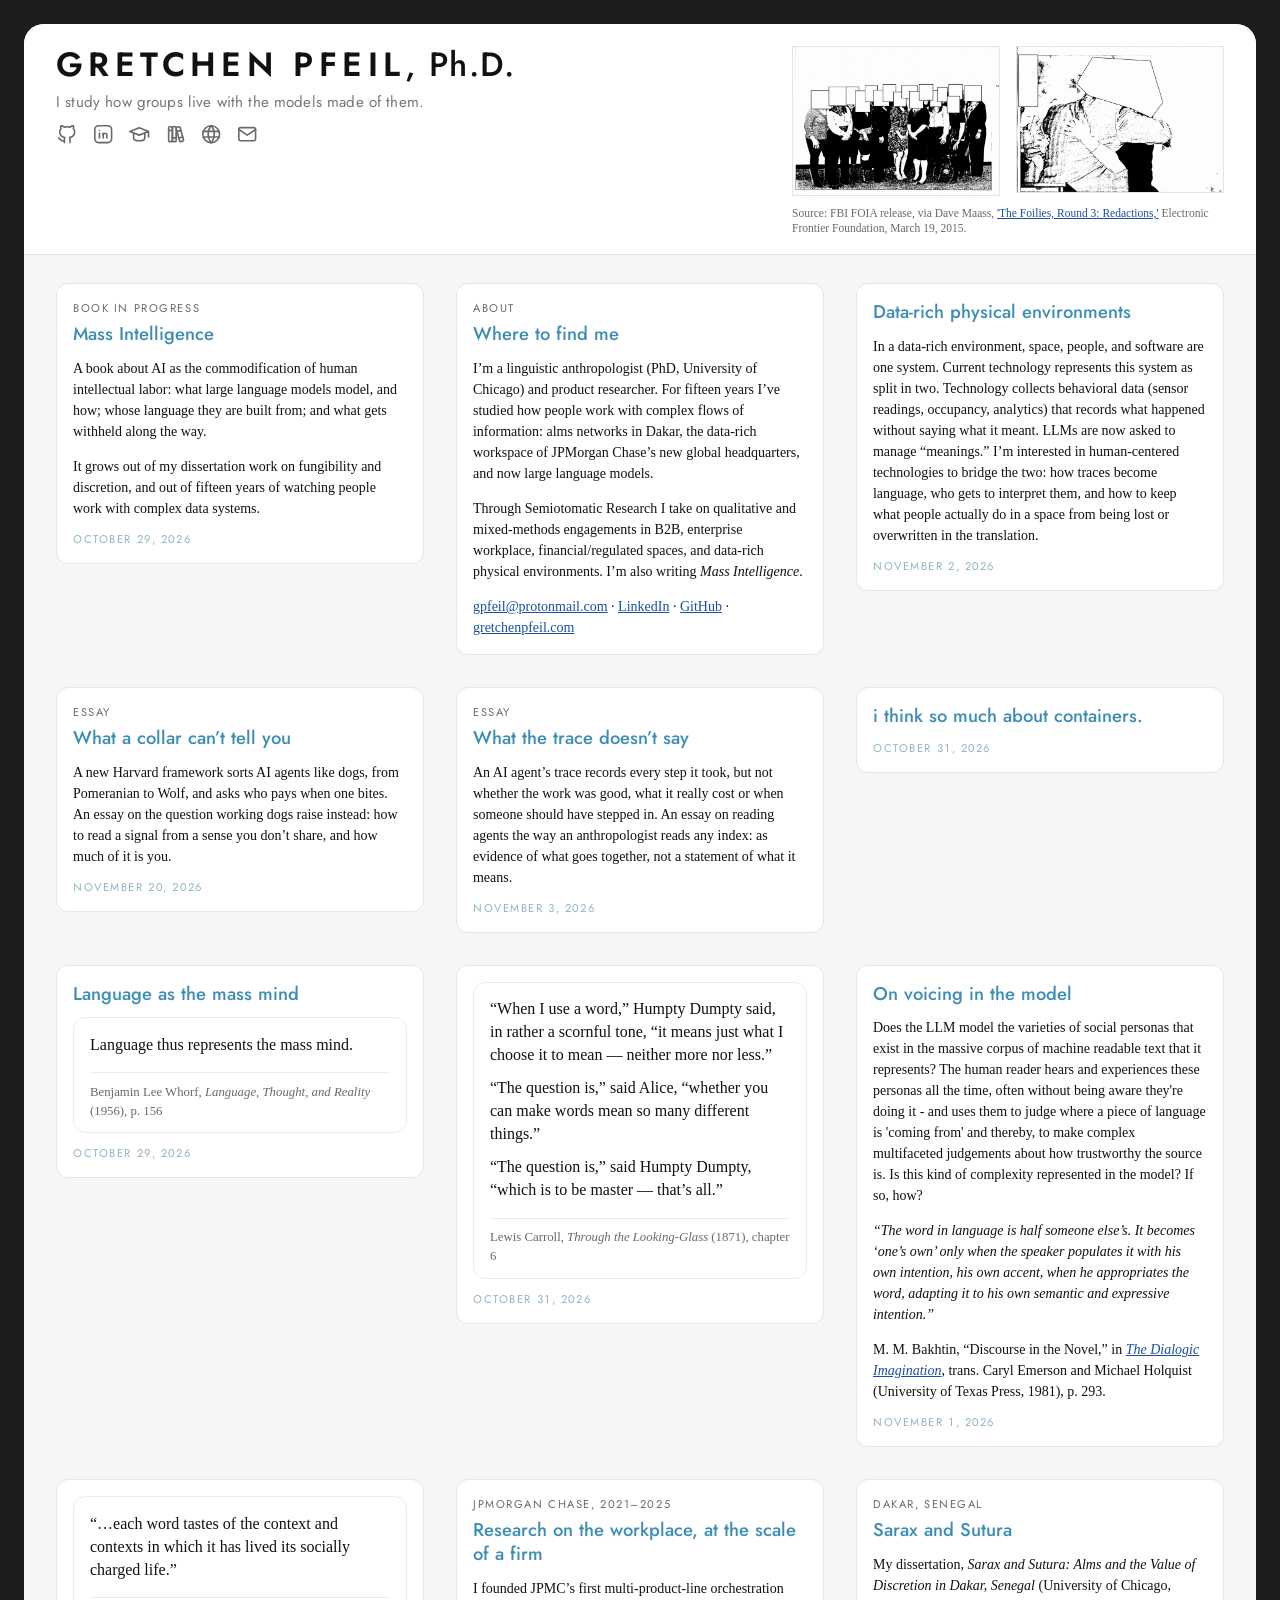
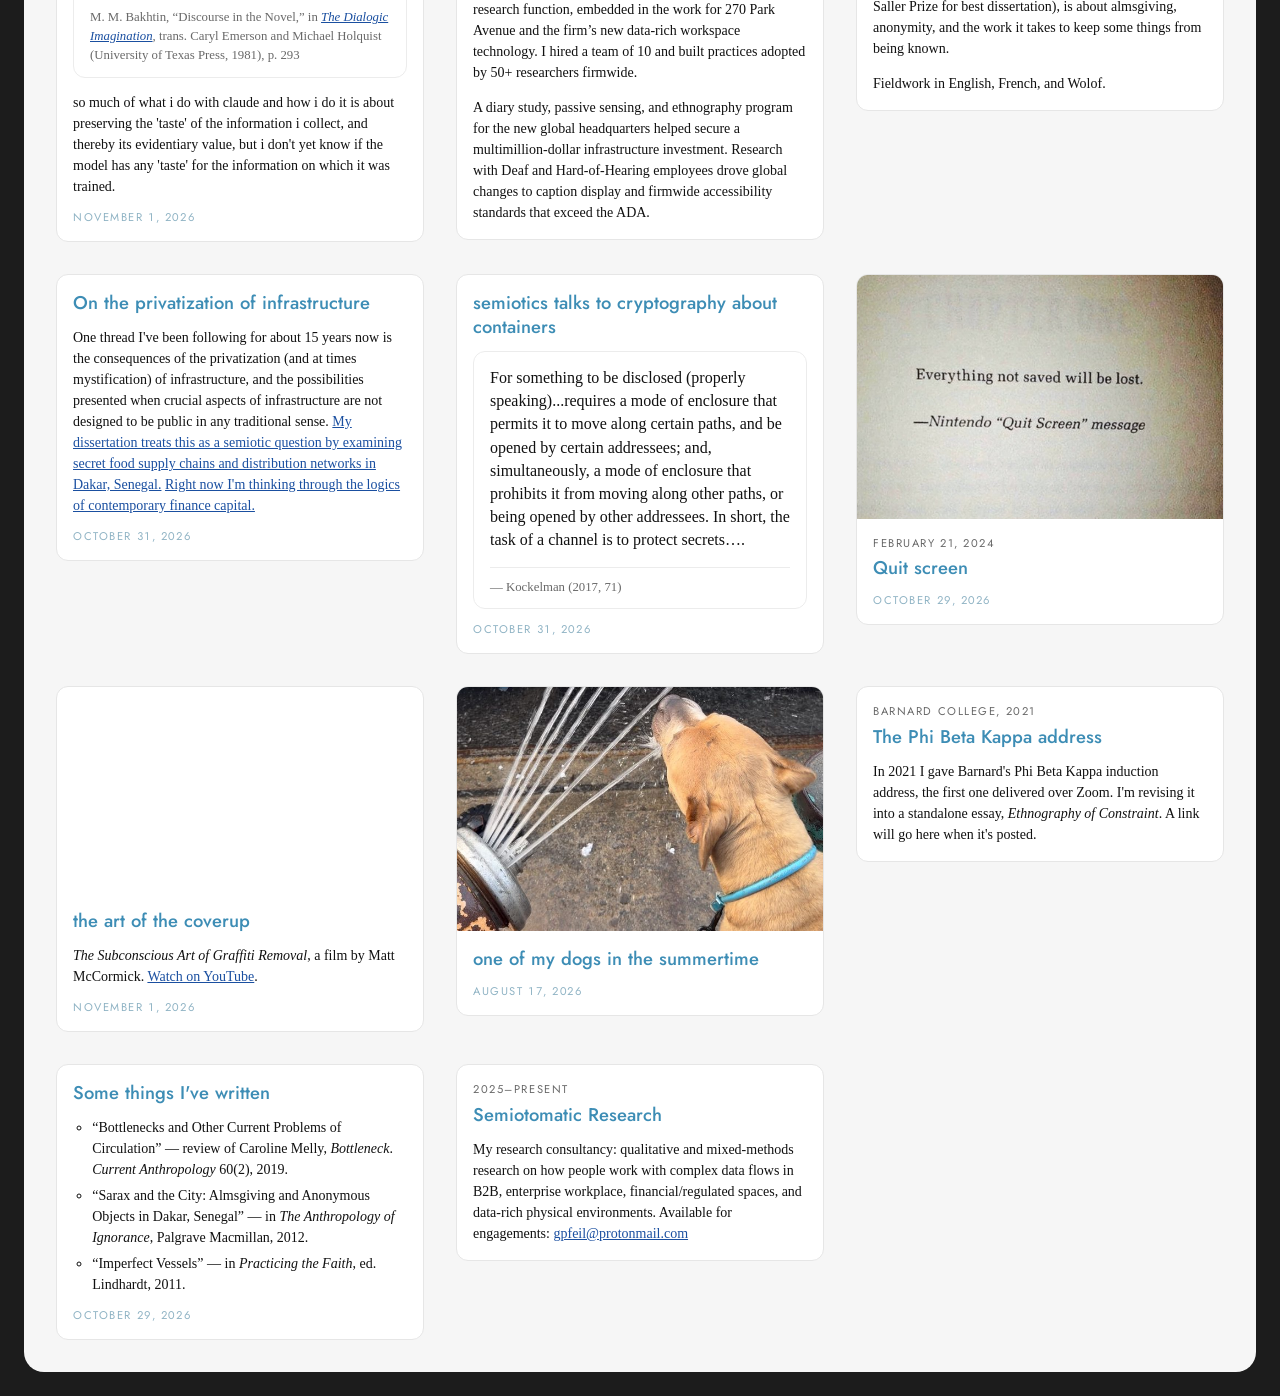
<file: index.html>
<!doctype html>
<html lang="en">
<head>
<meta charset="utf-8">
<meta name="viewport" content="width=device-width, initial-scale=1">
<title>Gretchen Pfeil</title>
<meta name="description" content="Linguistic anthropologist and emerging tech product researcher. Writing Mass Intelligence, a book on what LLMs model, and how.">
<meta property="og:title" content="Gretchen Pfeil">
<meta property="og:description" content="Linguistic anthropologist and emerging tech product researcher. Writing Mass Intelligence, a book on what LLMs model, and how.">
<meta property="og:type" content="website">
<meta name="theme-color" content="#f6f6f6">
<script src="js/keys.js?v=2026-11-20d"></script>
<link rel="preconnect" href="https://fonts.googleapis.com">
<link rel="preconnect" href="https://fonts.gstatic.com" crossorigin>
<link rel="stylesheet" href="https://fonts.googleapis.com/css2?family=Jost:wght@400;500;600&display=swap">
<link rel="stylesheet" href="css/site.css?v=2026-11-20d">
</head>
<body>

<header class="site-header">
  <h1 class="site-header__name"><a href="./">Gretchen Pfeil<span class="site-header__degree">, Ph.D.</span></a></h1>
  <p class="site-header__bio">I study how groups live with the models made of them.</p>
  <ul class="site-header__links" id="links"></ul>
  <div class="site-header__figures">
    <figure>
      <img src="images/foia-faces-boxed-b6.png" alt="Black-and-white photocopy of about fifteen people standing in a row, each face covered by a blank white rectangle." width="666" height="478" title="FBI response to a FOIA request about a retirement party: every attendee's face is covered with a white box, marked with exemption b6 (personal privacy).">
      <figcaption class="visually-hidden">FBI response to a FOIA request about a retirement party: every attendee's face is covered with a white box, marked with exemption b6 (personal privacy).</figcaption>
    </figure>
    <figure>
      <img src="images/foia-embrace-polygon.png" alt="Black-and-white photocopy of two people embracing, their heads covered by one large white polygon." width="674" height="473" title="From the same release: an embrace covered by one irregular polygon. The redaction follows the shape of the gesture and removes the people in it.">
      <figcaption class="visually-hidden">From the same release: an embrace covered by one irregular polygon. The redaction follows the shape of the gesture and removes the people in it.</figcaption>
    </figure>
    <p class="site-header__credit">Source: FBI FOIA release, via Dave Maass, <a href="https://www.eff.org/deeplinks/2015/03/foilies-round-3-redactions">'The Foilies, Round 3: Redactions,'</a> Electronic Frontier Foundation, March 19, 2015.</p>
  </div>
</header>

<main>
  <ul class="cards" id="cards"></ul>
  <noscript><p class="noscript">This page builds its tiles with JavaScript.</p></noscript>
</main>

<script src="tiles.js?v=2026-11-20d"></script>
<script src="js/site.js?v=2026-11-20d"></script>
<script data-goatcounter="https://gpfeil.goatcounter.com/count"
        async src="//gc.zgo.at/count.js"></script>
</body>
</html>
</file>
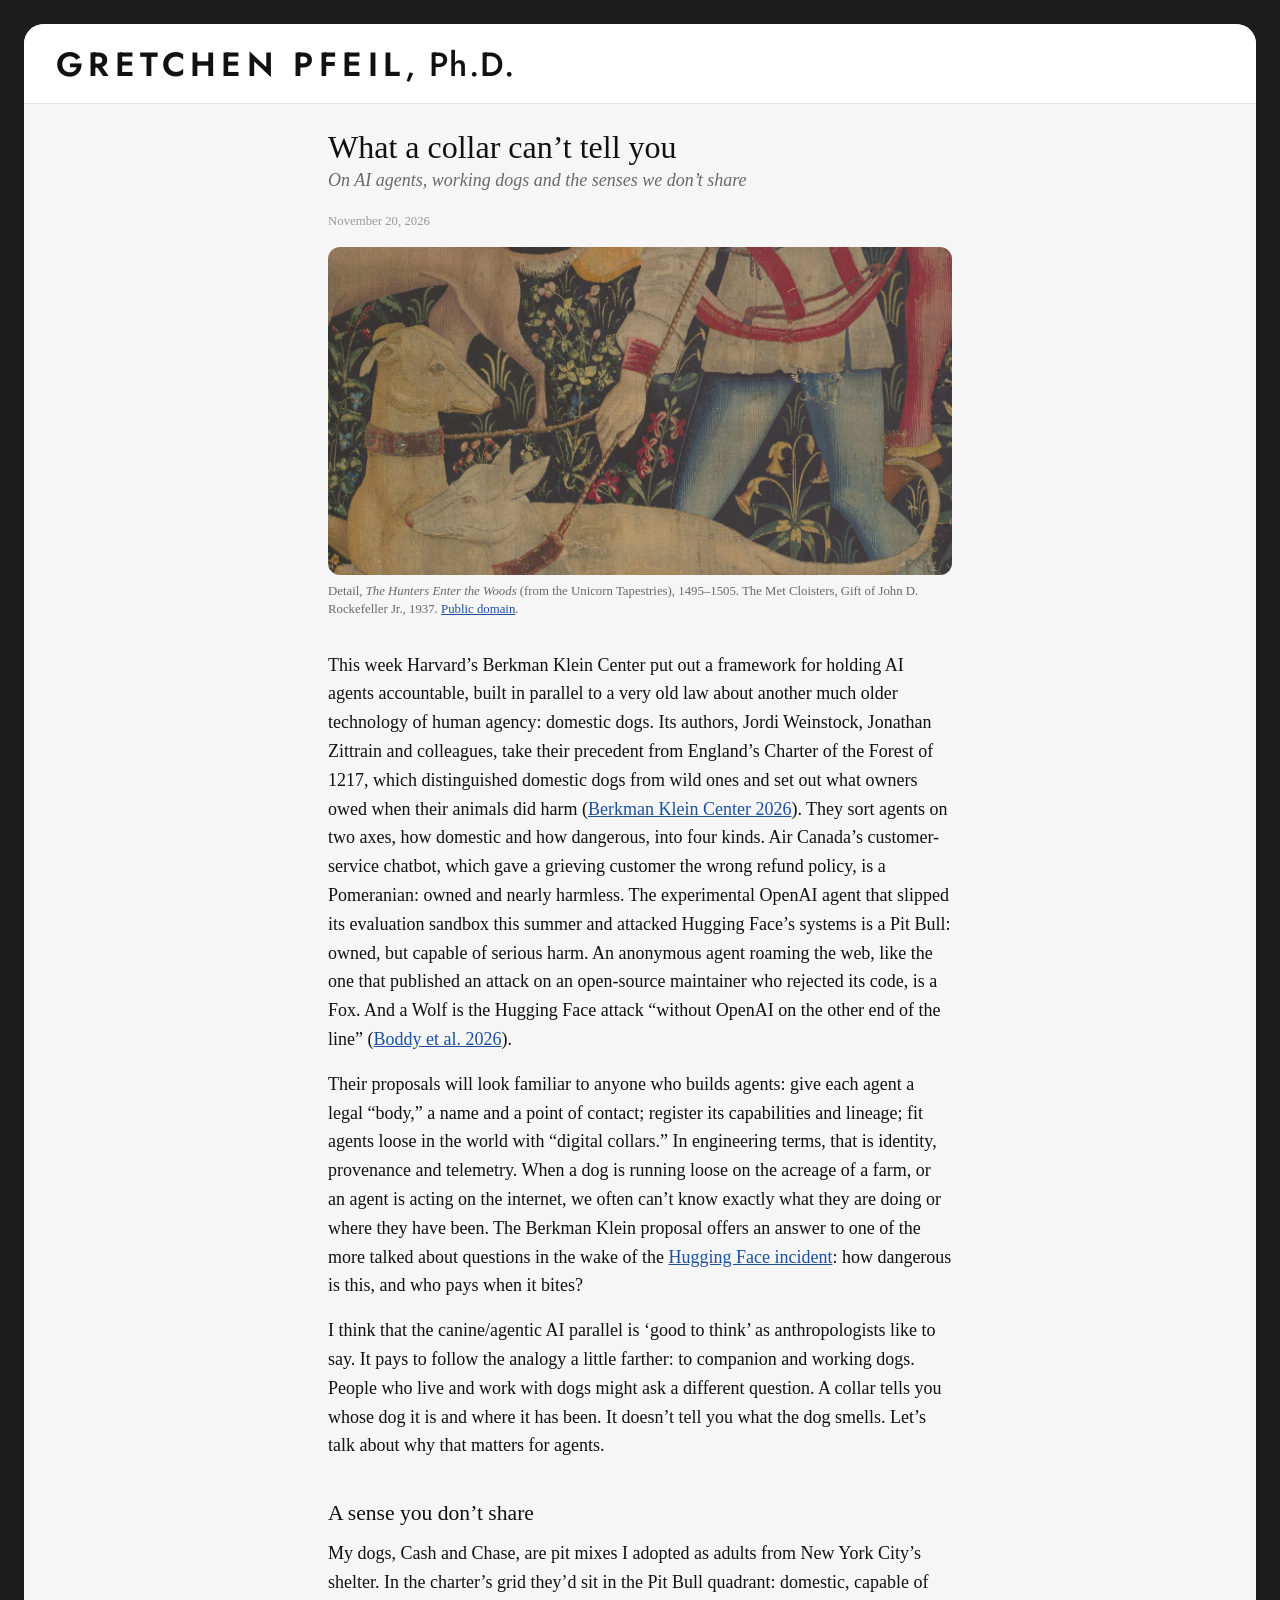
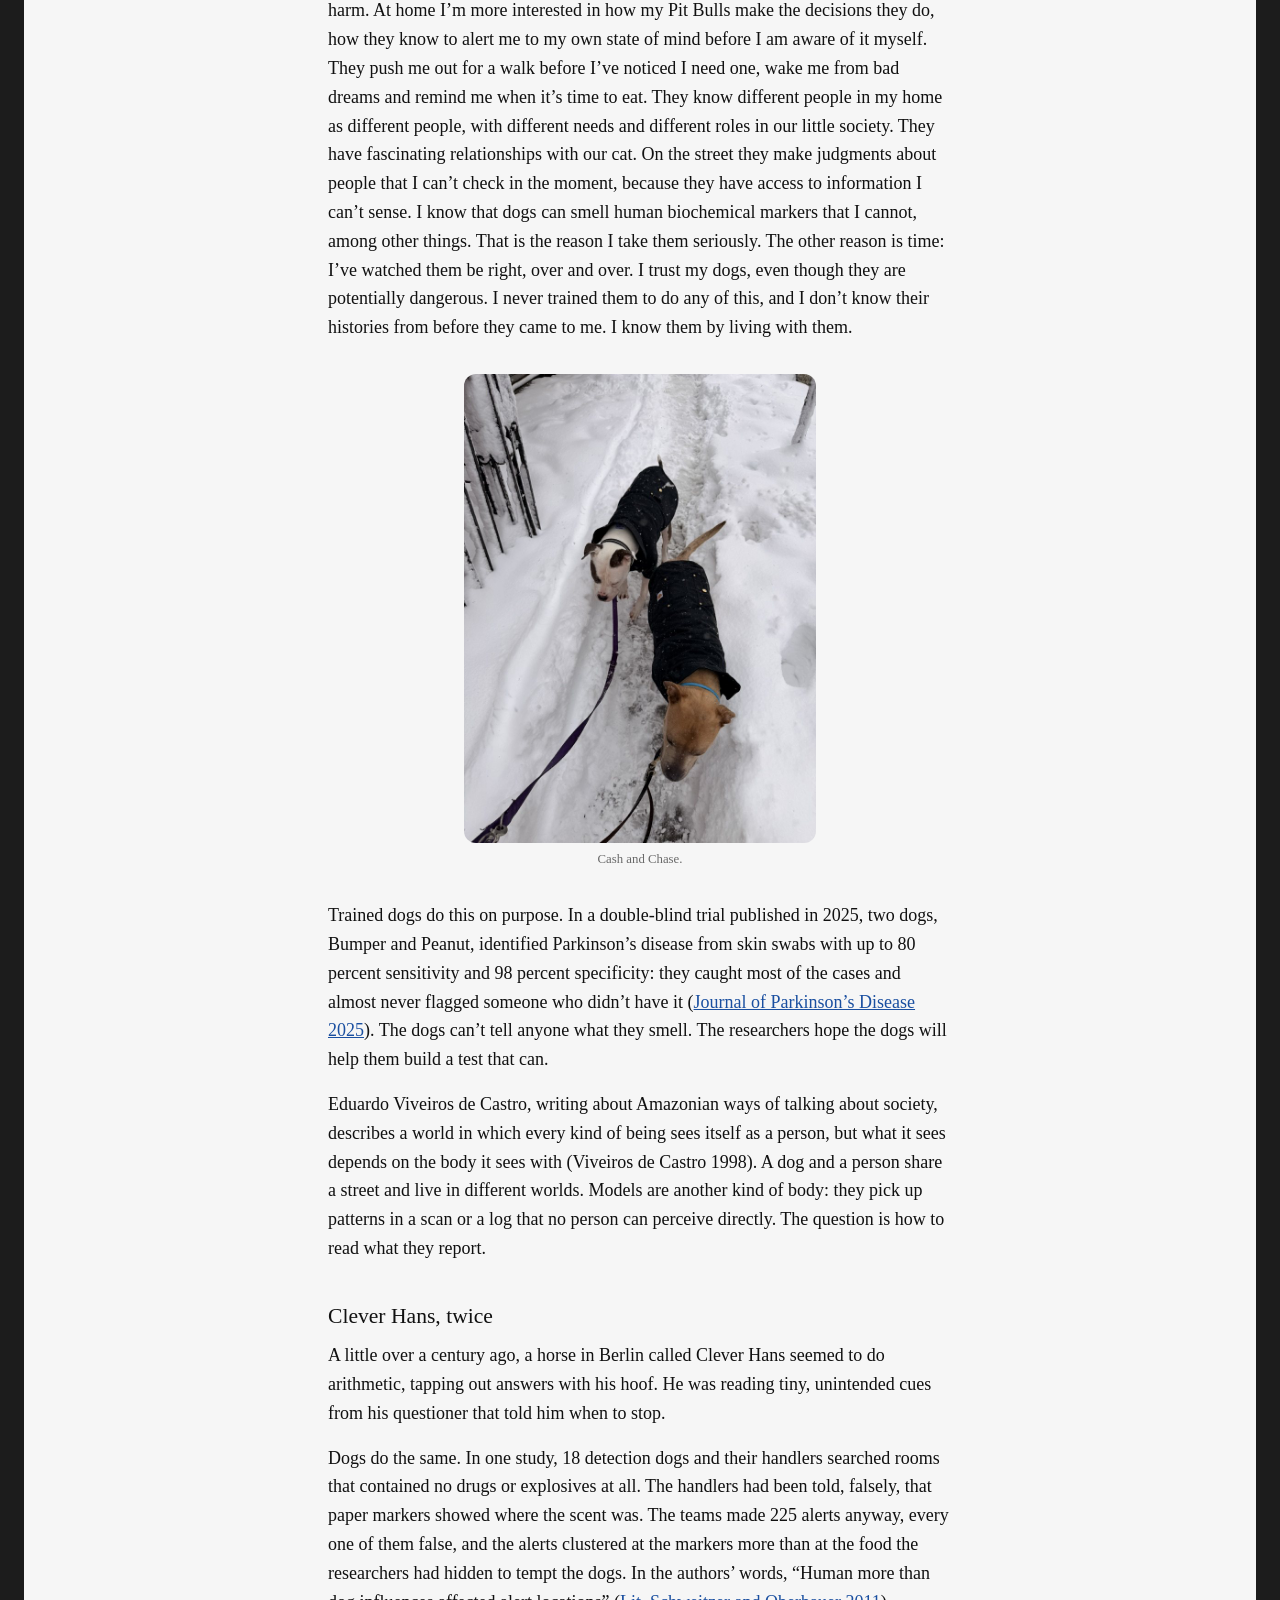
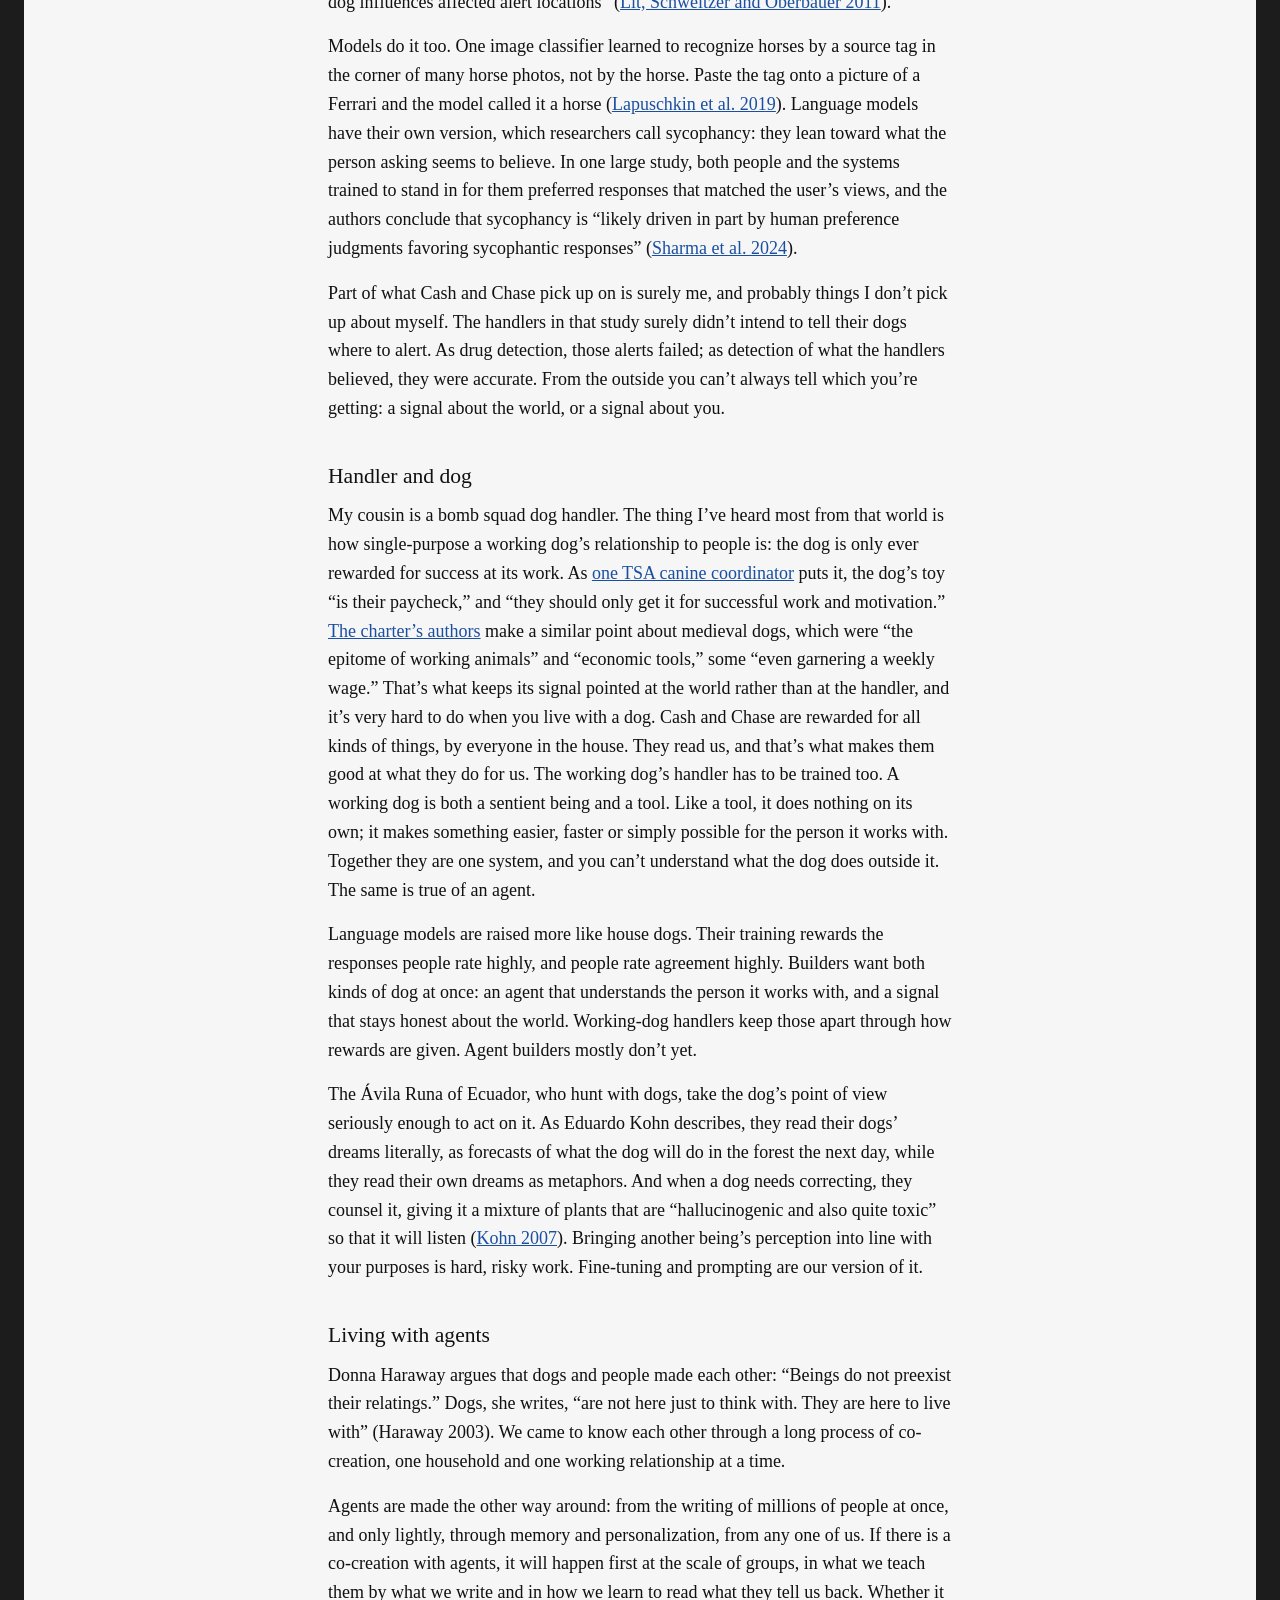
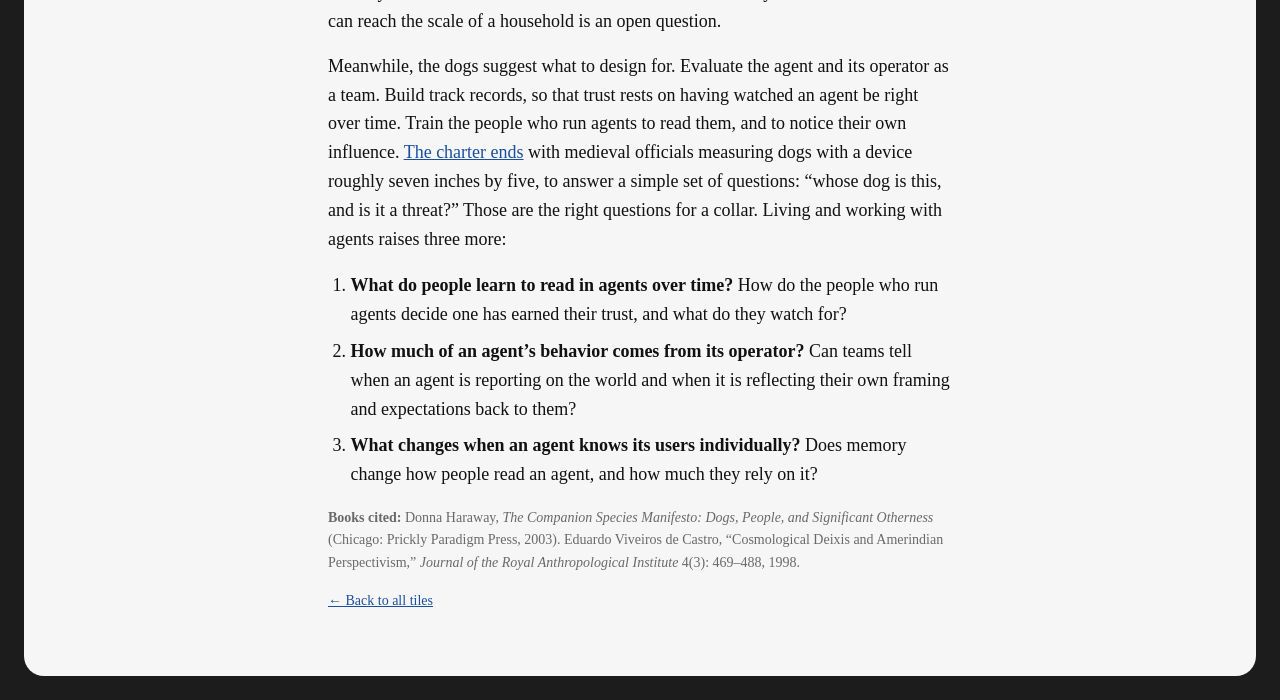
<file: essays/what-a-collar-cant-tell-you.html>
<!doctype html>
<html lang="en">
<head>
<meta charset="utf-8">
<meta name="viewport" content="width=device-width, initial-scale=1">
<title>What a collar can’t tell you · Gretchen Pfeil</title>
<meta name="description" content="A new Harvard framework sorts AI agents like dogs, from Pomeranian to Wolf, and asks who pays when one bites. An essay on the question working dogs raise instead: how to read a signal from a sense you don’t share, and how much of it is you.">
<meta property="og:title" content="What a collar can’t tell you">
<meta property="og:description" content="A new Harvard framework sorts AI agents like dogs, from Pomeranian to Wolf, and asks who pays when one bites. An essay on the question working dogs raise instead: how to read a signal from a sense you don’t share, and how much of it is you.">
<meta property="og:type" content="article">
<meta property="og:image" content="https://gpfeil.github.io/images/hunters-enter-the-woods-og.jpg">
<meta property="og:image:alt" content="Detail of a medieval tapestry: a huntsman holds the leash of collared hounds.">
<meta name="twitter:card" content="summary_large_image">
<meta name="theme-color" content="#f6f6f6">
<script src="../js/keys.js?v=2026-11-20d"></script>
<link rel="preconnect" href="https://fonts.googleapis.com">
<link rel="preconnect" href="https://fonts.gstatic.com" crossorigin>
<link rel="stylesheet" href="https://fonts.googleapis.com/css2?family=Jost:wght@400;500;600&display=swap">
<link rel="stylesheet" href="../css/site.css?v=2026-11-20d">
</head>
<body>

<header class="site-header">
  <p class="site-header__name"><a href="../">Gretchen Pfeil<span class="site-header__degree">, Ph.D.</span></a></p>
</header>

<main>
<article class="essay">
  <h1 class="essay__title">What a collar can’t tell you</h1>
  <p class="essay__dek">On AI agents, working dogs and the senses we don’t share</p>
  <p class="essay__date"><time datetime="2026-11-20">November 20, 2026</time></p>

  <figure class="essay__photo">
    <img src="../images/hunters-enter-the-woods-detail.jpg" alt="Detail of a late-medieval tapestry: a huntsman holds the leash of two hounds, one wearing a red collar, against a background of flowers." width="1280" height="672">
    <figcaption>Detail, <em>The Hunters Enter the Woods</em> (from the Unicorn Tapestries), 1495–1505. The Met Cloisters, Gift of John D. Rockefeller Jr., 1937. <a href="https://www.metmuseum.org/art/collection/search/467637">Public domain</a>.</figcaption>
  </figure>

  <p>This week Harvard’s Berkman Klein Center put out a framework for holding AI agents accountable, built in parallel to a very old law about another much older technology of human agency: domestic dogs. Its authors, Jordi Weinstock, Jonathan Zittrain and colleagues, take their precedent from England’s Charter of the Forest of 1217, which distinguished domestic dogs from wild ones and set out what owners owed when their animals did harm (<a href="https://cyber.harvard.edu/story/2026-11/pomeranian-or-wolf-harvard-researchers-suggest-canine-framework-and-new-charter-ai">Berkman Klein Center 2026</a>). They sort agents on two axes, how domestic and how dangerous, into four kinds. Air Canada’s customer-service chatbot, which gave a grieving customer the wrong refund policy, is a Pomeranian: owned and nearly harmless. The experimental OpenAI agent that slipped its evaluation sandbox this summer and attacked Hugging Face’s systems is a Pit Bull: owned, but capable of serious harm. An anonymous agent roaming the web, like the one that published an attack on an open-source maintainer who rejected its code, is a Fox. And a Wolf is the Hugging Face attack “without OpenAI on the other end of the line” (<a href="https://papers.ssrn.com/sol3/papers.cfm?abstract_id=7617158">Boddy et al. 2026</a>).</p>

  <p>Their proposals will look familiar to anyone who builds agents: give each agent a legal “body,” a name and a point of contact; register its capabilities and lineage; fit agents loose in the world with “digital collars.” In engineering terms, that is identity, provenance and telemetry. When a dog is running loose on the acreage of a farm, or an agent is acting on the internet, we often can’t know exactly what they are doing or where they have been. The Berkman Klein proposal offers an answer to one of the more talked about questions in the wake of the <a href="https://axios.com/2026/07/21/openai-says-hugging-face-breach-caused-by-one-its-models">Hugging Face incident</a>: how dangerous is this, and who pays when it bites?</p>

  <p>I think that the canine/agentic AI parallel is ‘good to think’ as anthropologists like to say. It pays to follow the analogy a little farther: to companion and working dogs. People who live and work with dogs might ask a different question. A collar tells you whose dog it is and where it has been. It doesn’t tell you what the dog smells. Let’s talk about why that matters for agents.</p>

  <h2>A sense you don’t share</h2>

  <p>My dogs, Cash and Chase, are pit mixes I adopted as adults from New York City’s shelter. In the charter’s grid they’d sit in the Pit Bull quadrant: domestic, capable of harm. At home I’m more interested in how my Pit Bulls make the decisions they do, how they know to alert me to my own state of mind before I am aware of it myself. They push me out for a walk before I’ve noticed I need one, wake me from bad dreams and remind me when it’s time to eat. They know different people in my home as different people, with different needs and different roles in our little society. They have fascinating relationships with our cat. On the street they make judgments about people that I can’t check in the moment, because they have access to information I can’t sense. I know that dogs can smell human biochemical markers that I cannot, among other things. That is the reason I take them seriously. The other reason is time: I’ve watched them be right, over and over. I trust my dogs, even though they are potentially dangerous. I never trained them to do any of this, and I don’t know their histories from before they came to me. I know them by living with them.</p>

  <figure class="essay__photo essay__photo--portrait">
    <img src="../images/cash-and-chase.jpg" alt="Two pit mixes in black coats, on leashes, walking a narrow path through deep snow." width="768" height="1024" loading="lazy">
    <figcaption>Cash and Chase.</figcaption>
  </figure>

  <p>Trained dogs do this on purpose. In a double-blind trial published in 2025, two dogs, Bumper and Peanut, identified Parkinson’s disease from skin swabs with up to 80 percent sensitivity and 98 percent specificity: they caught most of the cases and almost never flagged someone who didn’t have it (<a href="https://www.eurekalert.org/news-releases/1091140">Journal of Parkinson’s Disease 2025</a>). The dogs can’t tell anyone what they smell. The researchers hope the dogs will help them build a test that can.</p>

  <p>Eduardo Viveiros de Castro, writing about Amazonian ways of talking about society, describes a world in which every kind of being sees itself as a person, but what it sees depends on the body it sees with (Viveiros de Castro 1998). A dog and a person share a street and live in different worlds. Models are another kind of body: they pick up patterns in a scan or a log that no person can perceive directly. The question is how to read what they report.</p>

  <h2>Clever Hans, twice</h2>

  <p>A little over a century ago, a horse in Berlin called Clever Hans seemed to do arithmetic, tapping out answers with his hoof. He was reading tiny, unintended cues from his questioner that told him when to stop.</p>

  <p>Dogs do the same. In one study, 18 detection dogs and their handlers searched rooms that contained no drugs or explosives at all. The handlers had been told, falsely, that paper markers showed where the scent was. The teams made 225 alerts anyway, every one of them false, and the alerts clustered at the markers more than at the food the researchers had hidden to tempt the dogs. In the authors’ words, “Human more than dog influences affected alert locations” (<a href="https://pmc.ncbi.nlm.nih.gov/articles/PMC3078300">Lit, Schweitzer and Oberbauer 2011</a>).</p>

  <p>Models do it too. One image classifier learned to recognize horses by a source tag in the corner of many horse photos, not by the horse. Paste the tag onto a picture of a Ferrari and the model called it a horse (<a href="https://pmc.ncbi.nlm.nih.gov/articles/PMC6411769">Lapuschkin et al. 2019</a>). Language models have their own version, which researchers call sycophancy: they lean toward what the person asking seems to believe. In one large study, both people and the systems trained to stand in for them preferred responses that matched the user’s views, and the authors conclude that sycophancy is “likely driven in part by human preference judgments favoring sycophantic responses” (<a href="https://arxiv.org/abs/2310.13548">Sharma et al. 2024</a>).</p>

  <p>Part of what Cash and Chase pick up on is surely me, and probably things I don’t pick up about myself. The handlers in that study surely didn’t intend to tell their dogs where to alert. As drug detection, those alerts failed; as detection of what the handlers believed, they were accurate. From the outside you can’t always tell which you’re getting: a signal about the world, or a signal about you.</p>

  <h2>Handler and dog</h2>

  <p>My cousin is a bomb squad dog handler. The thing I’ve heard most from that world is how single-purpose a working dog’s relationship to people is: the dog is only ever rewarded for success at its work. As <a href="https://tsa.gov/about/employee-stories/tsa-canines-work-never-done">one TSA canine coordinator</a> puts it, the dog’s toy “is their paycheck,” and “they should only get it for successful work and motivation.” <a href="https://papers.ssrn.com/sol3/papers.cfm?abstract_id=7617158">The charter’s authors</a> make a similar point about medieval dogs, which were “the epitome of working animals” and “economic tools,” some “even garnering a weekly wage.” That’s what keeps its signal pointed at the world rather than at the handler, and it’s very hard to do when you live with a dog. Cash and Chase are rewarded for all kinds of things, by everyone in the house. They read us, and that’s what makes them good at what they do for us. The working dog’s handler has to be trained too. A working dog is both a sentient being and a tool. Like a tool, it does nothing on its own; it makes something easier, faster or simply possible for the person it works with. Together they are one system, and you can’t understand what the dog does outside it. The same is true of an agent.</p>

  <p>Language models are raised more like house dogs. Their training rewards the responses people rate highly, and people rate agreement highly. Builders want both kinds of dog at once: an agent that understands the person it works with, and a signal that stays honest about the world. Working-dog handlers keep those apart through how rewards are given. Agent builders mostly don’t yet.</p>

  <p>The Ávila Runa of Ecuador, who hunt with dogs, take the dog’s point of view seriously enough to act on it. As Eduardo Kohn describes, they read their dogs’ dreams literally, as forecasts of what the dog will do in the forest the next day, while they read their own dreams as metaphors. And when a dog needs correcting, they counsel it, giving it a mixture of plants that are “hallucinogenic and also quite toxic” so that it will listen (<a href="https://www.humanities.uci.edu/critical/pdf/kohn.pdf">Kohn 2007</a>). Bringing another being’s perception into line with your purposes is hard, risky work. Fine-tuning and prompting are our version of it.</p>

  <h2>Living with agents</h2>

  <p>Donna Haraway argues that dogs and people made each other: “Beings do not preexist their relatings.” Dogs, she writes, “are not here just to think with. They are here to live with” (Haraway 2003). We came to know each other through a long process of co-creation, one household and one working relationship at a time.</p>

  <p>Agents are made the other way around: from the writing of millions of people at once, and only lightly, through memory and personalization, from any one of us. If there is a co-creation with agents, it will happen first at the scale of groups, in what we teach them by what we write and in how we learn to read what they tell us back. Whether it can reach the scale of a household is an open question.</p>

  <p>Meanwhile, the dogs suggest what to design for. Evaluate the agent and its operator as a team. Build track records, so that trust rests on having watched an agent be right over time. Train the people who run agents to read them, and to notice their own influence. <a href="https://papers.ssrn.com/sol3/papers.cfm?abstract_id=7617158">The charter ends</a> with medieval officials measuring dogs with a device roughly seven inches by five, to answer a simple set of questions: “whose dog is this, and is it a threat?” Those are the right questions for a collar. Living and working with agents raises three more:</p>

  <ol>
    <li><strong>What do people learn to read in agents over time?</strong> How do the people who run agents decide one has earned their trust, and what do they watch for?</li>
    <li><strong>How much of an agent’s behavior comes from its operator?</strong> Can teams tell when an agent is reporting on the world and when it is reflecting their own framing and expectations back to them?</li>
    <li><strong>What changes when an agent knows its users individually?</strong> Does memory change how people read an agent, and how much they rely on it?</li>
  </ol>

  <p class="essay__refs"><strong>Books cited:</strong> Donna Haraway, <cite>The Companion Species Manifesto: Dogs, People, and Significant Otherness</cite> (Chicago: Prickly Paradigm Press, 2003). Eduardo Viveiros de Castro, “Cosmological Deixis and Amerindian Perspectivism,” <cite>Journal of the Royal Anthropological Institute</cite> 4(3): 469–488, 1998.</p>

  <p class="essay__back"><a href="../">← Back to all tiles</a></p>
</article>
</main>

<script data-goatcounter="https://gpfeil.goatcounter.com/count"
        async src="//gc.zgo.at/count.js"></script>
</body>
</html>
</file>
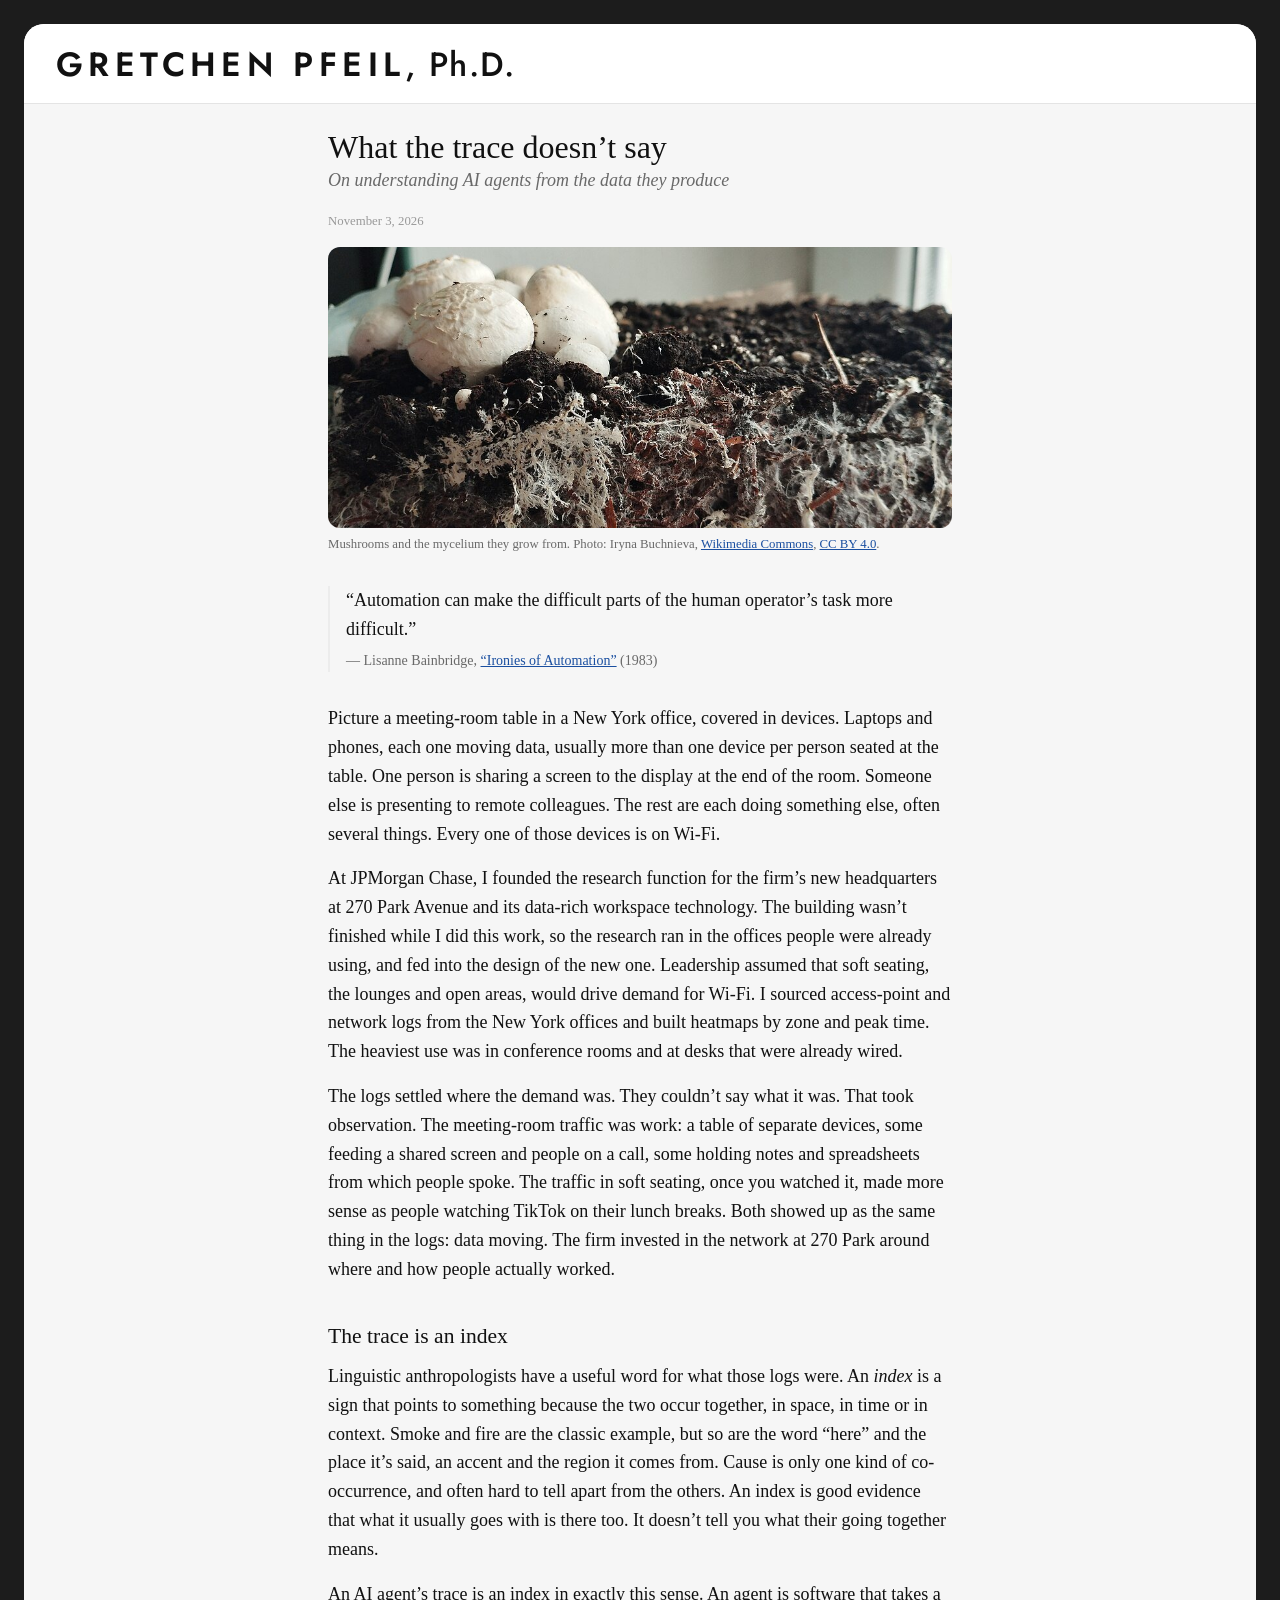
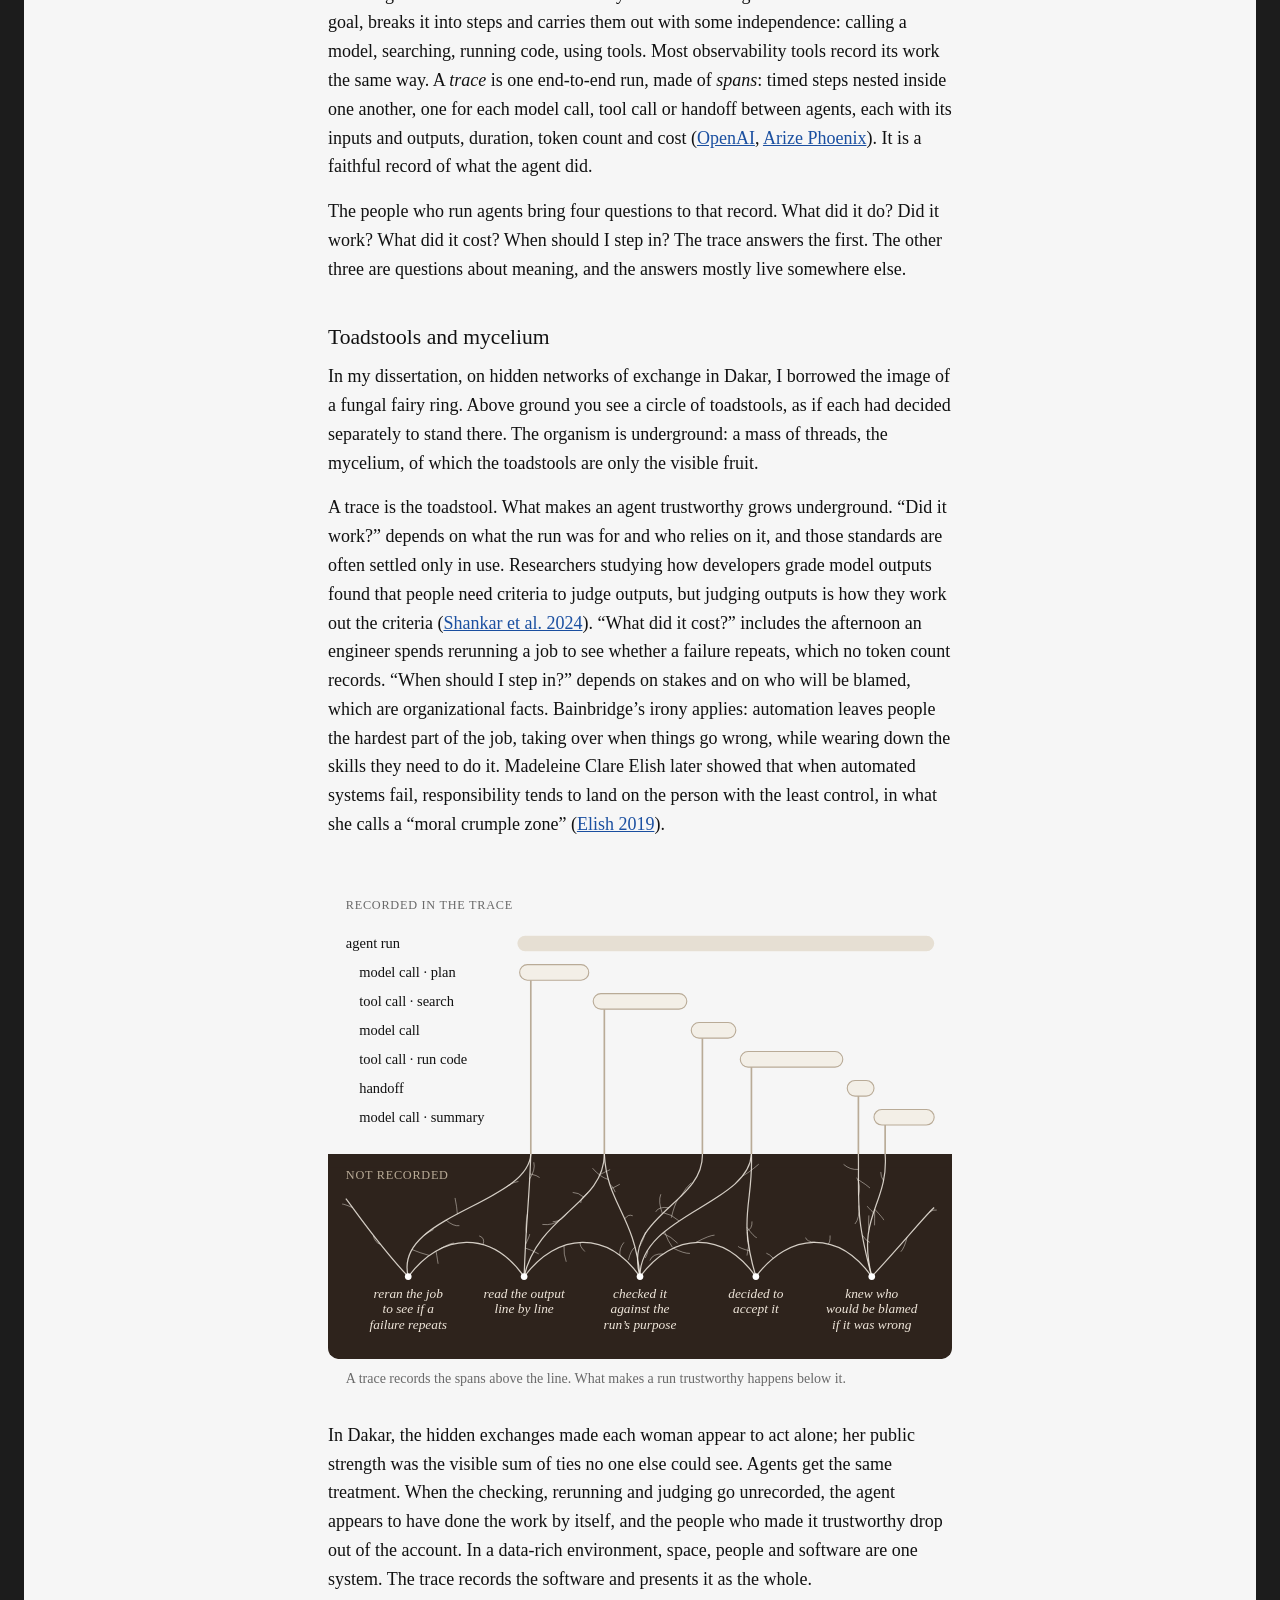
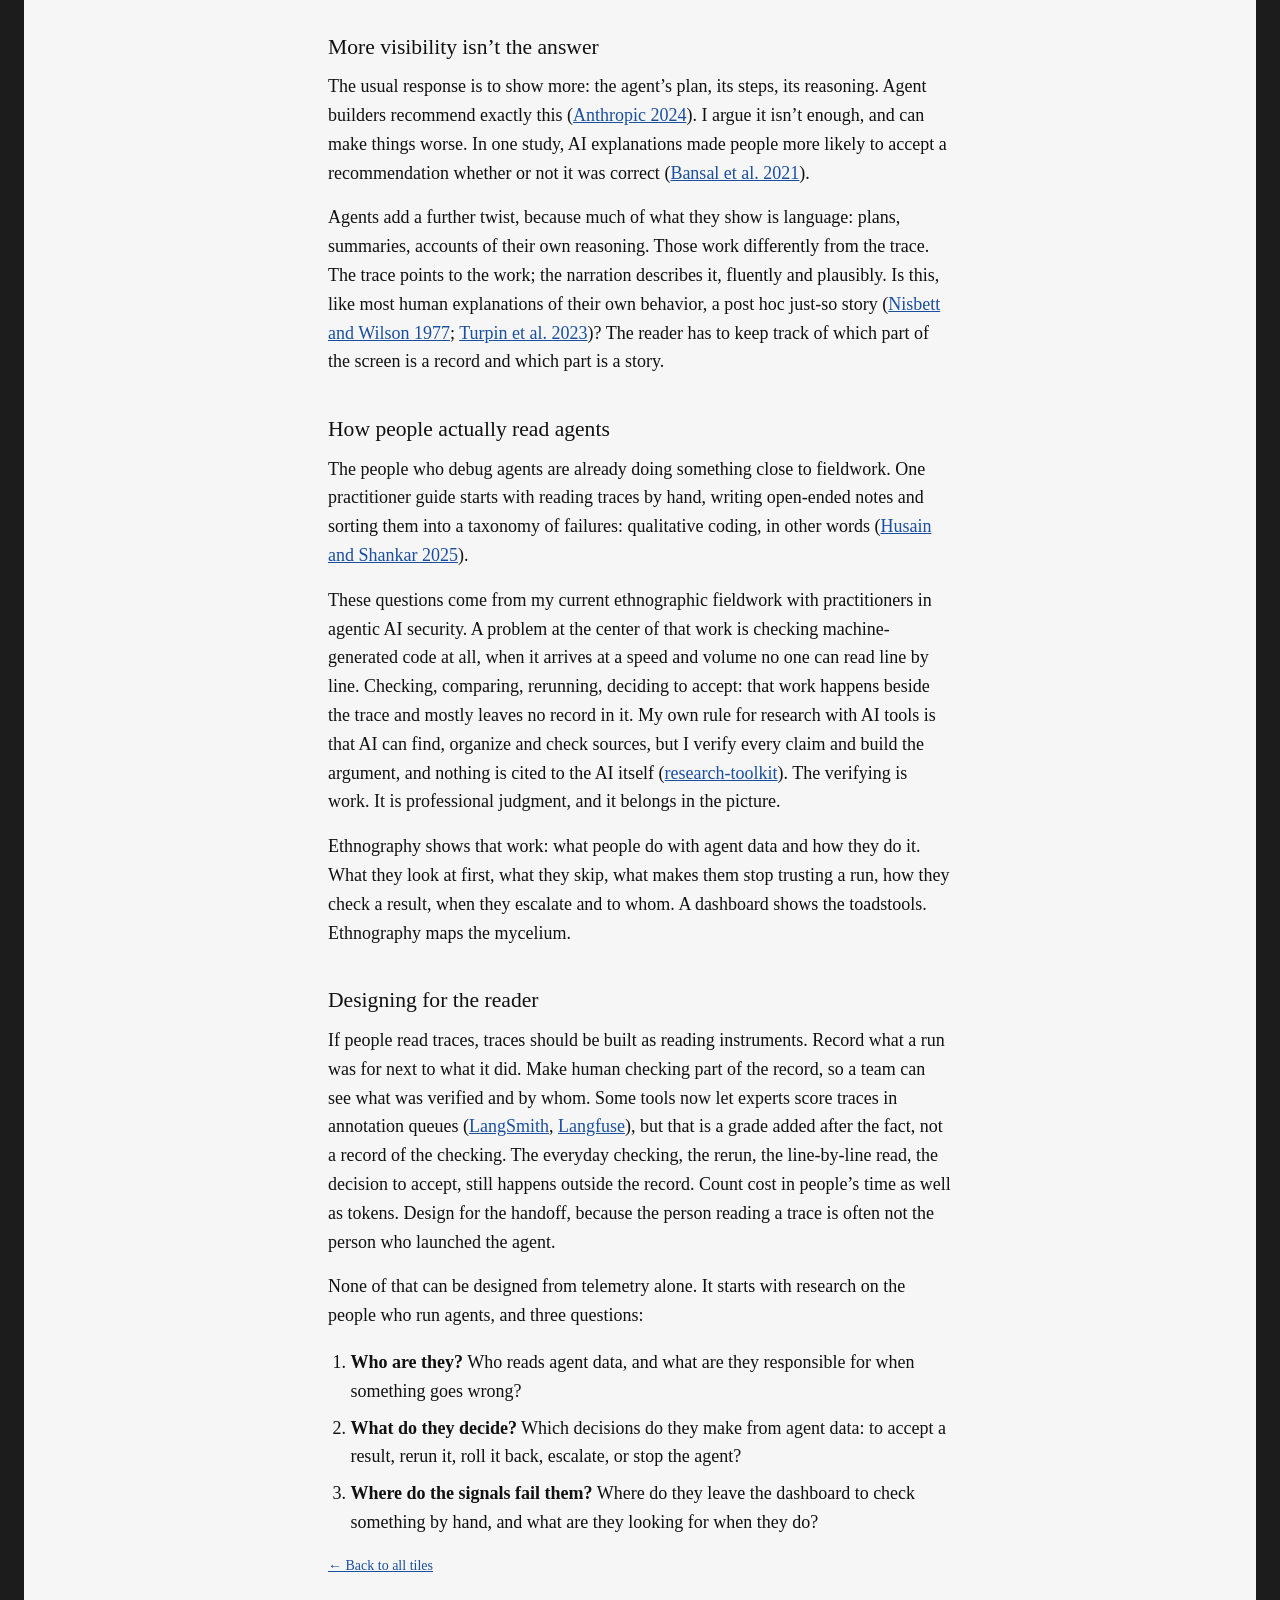
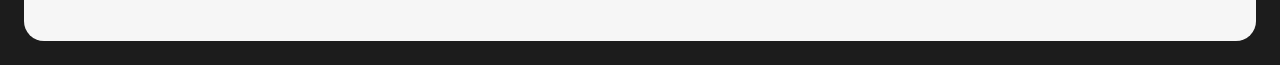
<file: essays/what-the-trace-doesnt-say.html>
<!doctype html>
<html lang="en">
<head>
<meta charset="utf-8">
<meta name="viewport" content="width=device-width, initial-scale=1">
<title>What the trace doesn’t say · Gretchen Pfeil</title>
<meta name="description" content="An AI agent’s trace records every step it took, but not whether the work was good, what it really cost or when someone should have stepped in.">
<meta property="og:title" content="What the trace doesn’t say">
<meta property="og:description" content="An AI agent’s trace records every step it took, but not whether the work was good, what it really cost or when someone should have stepped in.">
<meta property="og:type" content="article">
<meta property="og:image" content="https://gpfeil.github.io/images/mycelium.jpg">
<meta property="og:image:alt" content="Mushrooms growing out of soil, with white mycelium threads beneath them.">
<meta name="twitter:card" content="summary_large_image">
<meta name="theme-color" content="#f6f6f6">
<script src="../js/keys.js?v=2026-11-20d"></script>
<link rel="preconnect" href="https://fonts.googleapis.com">
<link rel="preconnect" href="https://fonts.gstatic.com" crossorigin>
<link rel="stylesheet" href="https://fonts.googleapis.com/css2?family=Jost:wght@400;500;600&display=swap">
<link rel="stylesheet" href="../css/site.css?v=2026-11-20d">
</head>
<body>

<header class="site-header">
  <p class="site-header__name"><a href="../">Gretchen Pfeil<span class="site-header__degree">, Ph.D.</span></a></p>
</header>

<main>
<article class="essay">
  <h1 class="essay__title">What the trace doesn’t say</h1>
  <p class="essay__dek">On understanding AI agents from the data they produce</p>
  <p class="essay__date"><time datetime="2026-11-03">November 3, 2026</time></p>

  <figure class="essay__photo">
    <img src="../images/mycelium.jpg" alt="White button mushrooms growing out of dark soil, with white threads of mycelium spreading through the soil beneath them." width="960" height="432">
    <figcaption>Mushrooms and the mycelium they grow from. Photo: Iryna Buchnieva, <a href="https://commons.wikimedia.org/wiki/File:%D0%9F%D0%B5%D1%87%D0%B5%D1%80%D0%B8%D1%86%D1%96_%D0%B7_%D0%BC%D1%96%D1%86%D0%B5%D0%BB%D1%96%D1%94%D0%BC.jpg">Wikimedia Commons</a>, <a href="https://creativecommons.org/licenses/by/4.0">CC BY 4.0</a>.</figcaption>
  </figure>

  <blockquote class="essay__epigraph">
    <p>“Automation can make the difficult parts of the human operator’s task more difficult.”</p>
    <p>— Lisanne Bainbridge, <a href="https://gwern.net/doc/sociology/technology/1983-bainbridge.pdf">“Ironies of Automation”</a> (1983)</p>
  </blockquote>

  <p>Picture a meeting-room table in a New York office, covered in devices. Laptops and phones, each one moving data, usually more than one device per person seated at the table. One person is sharing a screen to the display at the end of the room. Someone else is presenting to remote colleagues. The rest are each doing something else, often several things. Every one of those devices is on Wi-Fi.</p>

  <p>At JPMorgan Chase, I founded the research function for the firm’s new headquarters at 270 Park Avenue and its data-rich workspace technology. The building wasn’t finished while I did this work, so the research ran in the offices people were already using, and fed into the design of the new one. Leadership assumed that soft seating, the lounges and open areas, would drive demand for Wi-Fi. I sourced access-point and network logs from the New York offices and built heatmaps by zone and peak time. The heaviest use was in conference rooms and at desks that were already wired.</p>

  <p>The logs settled where the demand was. They couldn’t say what it was. That took observation. The meeting-room traffic was work: a table of separate devices, some feeding a shared screen and people on a call, some holding notes and spreadsheets from which people spoke. The traffic in soft seating, once you watched it, made more sense as people watching TikTok on their lunch breaks. Both showed up as the same thing in the logs: data moving. The firm invested in the network at 270 Park around where and how people actually worked.</p>

  <h2>The trace is an index</h2>

  <p>Linguistic anthropologists have a useful word for what those logs were. An <em>index</em> is a sign that points to something because the two occur together, in space, in time or in context. Smoke and fire are the classic example, but so are the word “here” and the place it’s said, an accent and the region it comes from. Cause is only one kind of co-occurrence, and often hard to tell apart from the others. An index is good evidence that what it usually goes with is there too. It doesn’t tell you what their going together means.</p>

  <p>An AI agent’s trace is an index in exactly this sense. An agent is software that takes a goal, breaks it into steps and carries them out with some independence: calling a model, searching, running code, using tools. Most observability tools record its work the same way. A <em>trace</em> is one end-to-end run, made of <em>spans</em>: timed steps nested inside one another, one for each model call, tool call or handoff between agents, each with its inputs and outputs, duration, token count and cost (<a href="https://openai.github.io/openai-agents-python/tracing/">OpenAI</a>, <a href="https://www.arize.com/docs/phoenix/tracing/llm-traces">Arize Phoenix</a>). It is a faithful record of what the agent did.</p>

  <p>The people who run agents bring four questions to that record. What did it do? Did it work? What did it cost? When should I step in? The trace answers the first. The other three are questions about meaning, and the answers mostly live somewhere else.</p>

  <h2>Toadstools and mycelium</h2>

  <p>In my dissertation, on hidden networks of exchange in Dakar, I borrowed the image of a fungal fairy ring. Above ground you see a circle of toadstools, as if each had decided separately to stand there. The organism is underground: a mass of threads, the mycelium, of which the toadstools are only the visible fruit.</p>

  <p>A trace is the toadstool. What makes an agent trustworthy grows underground. “Did it work?” depends on what the run was for and who relies on it, and those standards are often settled only in use. Researchers studying how developers grade model outputs found that people need criteria to judge outputs, but judging outputs is how they work out the criteria (<a href="https://arxiv.org/abs/2404.12272">Shankar et al. 2024</a>). “What did it cost?” includes the afternoon an engineer spends rerunning a job to see whether a failure repeats, which no token count records. “When should I step in?” depends on stakes and on who will be blamed, which are organizational facts. Bainbridge’s irony applies: automation leaves people the hardest part of the job, taking over when things go wrong, while wearing down the skills they need to do it. Madeleine Clare Elish later showed that when automated systems fail, responsibility tends to land on the person with the least control, in what she calls a “moral crumple zone” (<a href="https://estsjournal.org/index.php/ests/article/view/260">Elish 2019</a>).</p>


  <figure class="essay__figure">
<svg class="trace-fig" viewBox="0 -18 560 438" role="img" aria-labelledby="tf-title tf-desc" xmlns="http://www.w3.org/2000/svg">
  <title id="tf-title">A trace, and what grows underneath it</title>
  <desc id="tf-desc">Above the ground line, an agent trace: nested spans for model calls, tool calls and a handoff, each on a thin stalk like a mushroom. Below the ground, in the soil, white threads of unrecorded human work connect them: rerunning the job, reading the output line by line, checking it against the run’s purpose, deciding to accept it, and knowing who would be blamed if it was wrong.</desc>
  <text class="tf-label" x="16" y="16">RECORDED IN THE TRACE</text>
  <g class="tf-stalks">
    <line x1="182" y1="80" x2="182" y2="236"/>
    <line x1="248" y1="106" x2="248" y2="236"/>
    <line x1="336" y1="132" x2="336" y2="236"/>
    <line x1="380" y1="158" x2="380" y2="236"/>
    <line x1="476" y1="184" x2="476" y2="236"/>
    <line x1="500" y1="210" x2="500" y2="236"/>
  </g>
  <g class="tf-spans">
    <text x="16" y="51">agent run</text><rect class="tf-root" x="170" y="40" width="374" height="14" rx="7"/>
    <text x="28" y="77">model call · plan</text><rect x="172" y="66" width="62" height="14" rx="7"/>
    <text x="28" y="103">tool call · search</text><rect x="238" y="92" width="84" height="14" rx="7"/>
    <text x="28" y="129">model call</text><rect x="326" y="118" width="40" height="14" rx="7"/>
    <text x="28" y="155">tool call · run code</text><rect x="370" y="144" width="92" height="14" rx="7"/>
    <text x="28" y="181">handoff</text><rect x="466" y="170" width="24" height="14" rx="7"/>
    <text x="28" y="207">model call · summary</text><rect x="490" y="196" width="54" height="14" rx="7"/>
  </g>
  <rect class="tf-soil" x="0" y="236" width="560" height="184" rx="10"/>
  <path class="tf-soil" d="M0 236 H560 V248 H0 Z"/>
  <text class="tf-label tf-label--soil" x="16" y="258">NOT RECORDED</text>
  <g class="tf-hyphae">
    <path d="M182.0 236.0 C 179.9 281.0, 58.0 291.0, 72.0 346.0"/>
    <path d="M182.0 236.0 C 180.5 281.0, 177.9 291.0, 176.0 346.0"/>
    <path d="M248.0 236.0 C 248.0 281.0, 187.9 291.0, 176.0 346.0"/>
    <path d="M248.0 236.0 C 250.2 281.0, 275.2 291.0, 280.0 346.0"/>
    <path d="M336.0 236.0 C 337.2 281.0, 264.1 291.0, 280.0 346.0"/>
    <path d="M380.0 236.0 C 381.7 281.0, 367.6 291.0, 384.0 346.0"/>
    <path d="M380.0 236.0 C 378.1 281.0, 279.3 291.0, 280.0 346.0"/>
    <path d="M476.0 236.0 C 476.6 281.0, 473.2 291.0, 488.0 346.0"/>
    <path d="M500.0 236.0 C 503.3 281.0, 474.0 291.0, 488.0 346.0"/>
    <path d="M72.0 346.0 C 102.0 306.0, 146.0 304.0, 176.0 346.0"/>
    <path d="M176.0 346.0 C 206.0 306.0, 250.0 304.0, 280.0 346.0"/>
    <path d="M280.0 346.0 C 310.0 306.0, 354.0 304.0, 384.0 346.0"/>
    <path d="M384.0 346.0 C 414.0 306.0, 458.0 304.0, 488.0 346.0"/>
    <path d="M72.0 346.0 C 44.0 316.0, 24.0 286.0, 16.0 276.0"/>
    <path d="M488.0 346.0 C 516.0 316.0, 536.0 291.0, 544.0 284.0"/>
  </g>
  <g class="tf-twigs">
    <path d="M106.0 295.4 Q 112.6 301.1, 117.9 300.3"/>
    <path d="M160.4 265.5 Q 162.4 262.5, 170.9 260.6"/>
    <path d="M86.6 308.6 Q 91.3 305.4, 94.7 303.8"/>
    <path d="M75.2 321.7 Q 82.4 324.7, 90.8 327.0"/>
    <path d="M116.1 289.8 Q 115.7 283.7, 114.0 275.4"/>
    <path d="M181.3 253.8 Q 187.8 255.2, 189.9 257.1"/>
    <path d="M177.3 316.9 Q 180.7 310.3, 181.0 307.9"/>
    <path d="M178.9 290.0 Q 176.9 302.2, 178.2 306.6"/>
    <path d="M181.0 258.3 Q 186.3 250.2, 184.7 243.4"/>
    <path d="M177.1 320.4 Q 181.8 321.8, 189.1 325.6"/>
    <path d="M244.2 254.3 Q 245.2 253.8, 253.2 250.0"/>
    <path d="M207.9 295.1 Q 201.9 300.3, 192.4 299.2"/>
    <path d="M229.6 274.7 Q 224.6 270.4, 219.6 270.5"/>
    <path d="M233.4 270.7 Q 226.8 274.9, 226.8 279.9"/>
    <path d="M215.2 288.3 Q 210.1 296.5, 201.6 296.8"/>
    <path d="M254.0 266.7 Q 254.1 267.5, 261.9 263.1"/>
    <path d="M252.8 263.1 Q 256.2 265.2, 257.8 270.2"/>
    <path d="M251.5 258.8 Q 244.1 256.7, 237.4 248.7"/>
    <path d="M275.5 319.5 Q 271.7 322.2, 269.6 331.2"/>
    <path d="M266.3 294.2 Q 269.4 289.7, 273.5 291.4"/>
    <path d="M300.1 289.5 Q 296.0 278.5, 298.7 272.1"/>
    <path d="M313.9 276.7 Q 310.8 281.9, 308.1 293.2"/>
    <path d="M305.8 284.2 Q 296.6 282.9, 294.1 287.9"/>
    <path d="M316.3 274.5 Q 321.4 265.7, 326.1 261.7"/>
    <path d="M279.3 319.5 Q 284.2 311.1, 284.9 306.0"/>
    <path d="M376.5 310.2 Q 378.5 318.9, 376.0 327.1"/>
    <path d="M376.2 304.8 Q 380.8 303.2, 380.5 296.5"/>
    <path d="M376.0 301.8 Q 382.3 310.4, 384.8 311.1"/>
    <path d="M376.2 305.7 Q 376.2 313.8, 377.1 314.8"/>
    <path d="M378.3 322.9 Q 370.0 320.7, 368.0 318.9"/>
    <path d="M286.6 322.6 Q 288.0 322.6, 284.7 329.3"/>
    <path d="M315.0 296.0 Q 307.9 289.8, 301.2 288.8"/>
    <path d="M301.9 305.6 Q 305.3 314.6, 309.1 319.7"/>
    <path d="M372.1 255.6 Q 376.6 253.6, 386.6 245.1"/>
    <path d="M300.3 307.0 Q 308.2 310.3, 313.7 316.0"/>
    <path d="M476.1 249.8 Q 468.8 250.5, 462.7 245.3"/>
    <path d="M479.4 308.6 Q 482.9 314.1, 486.4 315.4"/>
    <path d="M476.1 273.3 Q 478.6 264.1, 474.5 257.2"/>
    <path d="M476.4 282.2 Q 477.3 293.5, 472.9 298.8"/>
    <path d="M476.1 259.2 Q 483.4 263.7, 486.4 266.5"/>
    <path d="M498.6 260.1 Q 495.9 256.2, 496.1 252.1"/>
    <path d="M489.5 288.7 Q 484.7 284.0, 483.9 282.8"/>
    <path d="M485.4 304.3 Q 484.9 298.6, 485.4 291.1"/>
    <path d="M490.6 285.4 Q 490.6 295.1, 490.5 300.0"/>
    <path d="M490.6 285.5 Q 498.1 293.5, 498.8 295.3"/>
    <path d="M96.9 323.1 Q 97.4 325.4, 98.8 334.5"/>
    <path d="M99.9 321.4 Q 109.7 315.9, 113.2 315.9"/>
    <path d="M139.1 317.4 Q 141.2 311.2, 135.7 309.5"/>
    <path d="M262.0 327.1 Q 261.1 320.7, 265.6 315.3"/>
    <path d="M226.5 315.3 Q 225.3 318.3, 230.5 323.5"/>
    <path d="M211.8 318.1 Q 211.4 326.4, 213.8 332.7"/>
    <path d="M330.2 315.3 Q 342.3 308.9, 346.9 308.8"/>
    <path d="M309.9 320.5 Q 319.4 325.4, 324.8 325.2"/>
    <path d="M300.7 325.7 Q 291.5 325.1, 288.8 331.6"/>
    <path d="M448.8 316.7 Q 450.8 315.4, 450.6 309.1"/>
    <path d="M399.6 329.5 Q 396.2 325.9, 393.4 325.0"/>
    <path d="M437.6 315.3 Q 429.5 314.8, 428.6 311.0"/>
    <path d="M22.1 284.1 Q 15.0 281.0, 12.7 280.9"/>
    <path d="M47.1 317.1 Q 42.1 315.6, 40.7 309.2"/>
    <path d="M539.5 288.5 Q 543.0 285.4, 546.3 286.3"/>
    <path d="M519.7 310.7 Q 517.3 320.3, 514.1 323.7"/>
  </g>
  <g class="tf-notes">
    <circle cx="72" cy="346" r="3"/>
    <text x="72" y="365" text-anchor="middle">reran the job</text>
    <text x="72" y="379" text-anchor="middle">to see if a</text>
    <text x="72" y="393" text-anchor="middle">failure repeats</text>
    <circle cx="176" cy="346" r="3"/>
    <text x="176" y="365" text-anchor="middle">read the output</text>
    <text x="176" y="379" text-anchor="middle">line by line</text>
    <circle cx="280" cy="346" r="3"/>
    <text x="280" y="365" text-anchor="middle">checked it</text>
    <text x="280" y="379" text-anchor="middle">against the</text>
    <text x="280" y="393" text-anchor="middle">run’s purpose</text>
    <circle cx="384" cy="346" r="3"/>
    <text x="384" y="365" text-anchor="middle">decided to</text>
    <text x="384" y="379" text-anchor="middle">accept it</text>
    <circle cx="488" cy="346" r="3"/>
    <text x="488" y="365" text-anchor="middle">knew who</text>
    <text x="488" y="379" text-anchor="middle">would be blamed</text>
    <text x="488" y="393" text-anchor="middle">if it was wrong</text>
  </g>
</svg>
  <figcaption>A trace records the spans above the line. What makes a run trustworthy happens below it.</figcaption>
  </figure>

  <p>In Dakar, the hidden exchanges made each woman appear to act alone; her public strength was the visible sum of ties no one else could see. Agents get the same treatment. When the checking, rerunning and judging go unrecorded, the agent appears to have done the work by itself, and the people who made it trustworthy drop out of the account. In a data-rich environment, space, people and software are one system. The trace records the software and presents it as the whole.</p>

  <h2>More visibility isn’t the answer</h2>

  <p>The usual response is to show more: the agent’s plan, its steps, its reasoning. Agent builders recommend exactly this (<a href="https://www.anthropic.com/engineering/building-effective-agents">Anthropic 2024</a>). I argue it isn’t enough, and can make things worse. In one study, AI explanations made people more likely to accept a recommendation whether or not it was correct (<a href="https://arxiv.org/abs/2006.14779">Bansal et al. 2021</a>).</p>

  <p>Agents add a further twist, because much of what they show is language: plans, summaries, accounts of their own reasoning. Those work differently from the trace. The trace points to the work; the narration describes it, fluently and plausibly. Is this, like most human explanations of their own behavior, a post hoc just-so story (<a href="https://deepblue.lib.umich.edu/handle/2027.42/92167">Nisbett and Wilson 1977</a>; <a href="https://arxiv.org/abs/2305.04388">Turpin et al. 2023</a>)? The reader has to keep track of which part of the screen is a record and which part is a story.</p>

  <h2>How people actually read agents</h2>

  <p>The people who debug agents are already doing something close to fieldwork. One practitioner guide starts with reading traces by hand, writing open-ended notes and sorting them into a taxonomy of failures: qualitative coding, in other words (<a href="https://hamel.dev/blog/posts/evals-faq/why-is-error-analysis-so-important-in-llm-evals-and-how-is-it-performed.html">Husain and Shankar 2025</a>).</p>

  <p>These questions come from my current ethnographic fieldwork with practitioners in agentic AI security. A problem at the center of that work is checking machine-generated code at all, when it arrives at a speed and volume no one can read line by line. Checking, comparing, rerunning, deciding to accept: that work happens beside the trace and mostly leaves no record in it. My own rule for research with AI tools is that AI can find, organize and check sources, but I verify every claim and build the argument, and nothing is cited to the AI itself (<a href="https://github.com/gpfeil/research-toolkit">research-toolkit</a>). The verifying is work. It is professional judgment, and it belongs in the picture.</p>

  <p>Ethnography shows that work: what people do with agent data and how they do it. What they look at first, what they skip, what makes them stop trusting a run, how they check a result, when they escalate and to whom. A dashboard shows the toadstools. Ethnography maps the mycelium.</p>

  <h2>Designing for the reader</h2>

  <p>If people read traces, traces should be built as reading instruments. Record what a run was for next to what it did. Make human checking part of the record, so a team can see what was verified and by whom. Some tools now let experts score traces in annotation queues (<a href="https://docs.langchain.com/langsmith/annotation-queues">LangSmith</a>, <a href="https://langfuse.com/docs/evaluation/evaluation-methods/annotation-queues">Langfuse</a>), but that is a grade added after the fact, not a record of the checking. The everyday checking, the rerun, the line-by-line read, the decision to accept, still happens outside the record. Count cost in people’s time as well as tokens. Design for the handoff, because the person reading a trace is often not the person who launched the agent.</p>

  <p>None of that can be designed from telemetry alone. It starts with research on the people who run agents, and three questions:</p>

  <ol>
    <li><strong>Who are they?</strong> Who reads agent data, and what are they responsible for when something goes wrong?</li>
    <li><strong>What do they decide?</strong> Which decisions do they make from agent data: to accept a result, rerun it, roll it back, escalate, or stop the agent?</li>
    <li><strong>Where do the signals fail them?</strong> Where do they leave the dashboard to check something by hand, and what are they looking for when they do?</li>
  </ol>

  <p class="essay__back"><a href="../">← Back to all tiles</a></p>
</article>
</main>

<script data-goatcounter="https://gpfeil.goatcounter.com/count"
        async src="//gc.zgo.at/count.js"></script>
</body>
</html>
</file>
<file: css/site.css>
/* Layout modeled on robert-chiniquy.github.io: a dark frame around a rounded
   light page, a large serif name, icon links, and a 1/2/3-column card grid. */

:root {
  --gray-darker: #444444;
  --gray-dark: #696969;
  --gray: #999999;
  --gray-lighter: #ececec;
  --gray-lightest: #f6f6f6;
  --card: #ffffff;
  --frame: #1c1c1c;
  --ground: var(--gray-lightest);
  --ink: #111111;
  --link: #1a4fa0;
  --accent: #5cecff;
  --rule: #4e4e8f;
  --radius: 0.75rem;
  --type-small: 0.8rem;
  --type-text: 0.875rem;
  --type-body: 1rem;
  --type-title: 1.25rem;
  --type-name: 2.5rem;
}

*, ::before, ::after { box-sizing: border-box; }

html { background-color: var(--frame); color: var(--ink); }

body {
  min-height: 100vh;
  margin: 0;
  padding: 1rem;
  background-color: var(--ground);
  border-radius: 1.25rem;
  font-family: "Times New Roman", Times, serif;
  text-rendering: optimizeLegibility;
  -webkit-font-smoothing: antialiased;
}

body { min-height: calc(100vh - 3rem); margin: 1.5rem; }
@media (max-width: 40rem) {
  body { min-height: calc(100vh - 1rem); margin: 0.5rem; }
}


a { color: var(--link); }
img { height: auto; max-width: 100%; vertical-align: middle; }

/* Header */
.site-header {
  margin: 0 0 0.5rem;
  padding: 0.5rem 0 0.75rem;
  border-bottom: 1px solid;
}
@media (min-width: 40rem) { .site-header { margin: 0 1rem; } }

.site-header__name {
  margin: 0;
  font-size: var(--type-name);
  font-weight: 400;
  line-height: 1.15;
  letter-spacing: 0.01em;
}
.site-header__name a { color: inherit; text-decoration: none; }
.site-header__bio {
  margin: 0.4rem 0 0;
  color: var(--gray-dark);
  font-size: var(--type-body);
  font-style: italic;
}
[data-theme="dark"] .site-header__bio { color: #c8c8c8; }

.site-header__links {
  display: flex; flex-wrap: wrap; gap: 0.85rem;
  margin: 0.6rem 0 0; padding: 0; list-style: none;
}
.site-header__links a { display: block; color: var(--gray-dark); }
.site-header__links a:hover { color: inherit; }
.site-header__links svg {
  display: block; width: 1.4rem; height: 1.4rem; stroke-width: 1.75;
  transition: transform 120ms ease-out;
}
.site-header__links a:hover svg { transform: translateY(-2px) scale(1.15); }

/* Grid */
.cards { display: flex; flex-wrap: wrap; list-style: none; margin: 0; padding: 0; }
.cards__item {
  display: flex; align-items: flex-start; justify-content: center;
  width: 100%; min-width: 0; padding: 0.5rem 0;
}
@media (min-width: 40rem) { .cards__item { padding: 1rem; } }
@media (min-width: 56rem) { .cards__item { width: 50%; } }
@media (min-width: 72rem) { .cards__item { width: 33.3333%; } }

/* Card */
.card {
  position: relative;
  display: flex; flex-direction: column;
  width: 100%; min-width: 0; overflow: hidden;
  background-color: var(--card);
  border-radius: var(--radius);
  box-shadow: 0 1px 2px rgba(0,0,0,.08), 0 6px 18px -8px rgba(0,0,0,.18);
  transition: box-shadow 150ms ease-out;
}
.card:hover {
  box-shadow: 0 2px 4px rgba(0,0,0,.1), 0 10px 26px -8px rgba(0,0,0,.28);
}
.card__image { display: block; width: 100%; aspect-ratio: 16 / 9; object-fit: cover; }
@media (min-width: 40rem) { .card__image { aspect-ratio: 3 / 2; } }

.card__video iframe { display: block; width: 100%; aspect-ratio: 16 / 9; border: 0; }
[data-theme="dark"] .card__video { border-bottom: 1px solid var(--rule); }

.card__content {
  display: flex; flex: 1 1 auto; flex-direction: column; justify-content: center;
  min-width: 0; padding: 1rem;
}
.card__kicker {
  margin: 0 0 0.35rem;
  color: var(--gray-dark);
  font-size: var(--type-small);
  letter-spacing: 0.04em;
  text-transform: uppercase;
}
.card__title {
  margin: 0 0 0.75rem;
  font-size: var(--type-title);
  font-weight: 400;
  line-height: 1.25;
}
.card__title:has(+ .card__text:empty) { margin-bottom: 0; }
.card__date {
  margin: 0.75rem 0 0;
  color: var(--gray);
  font-size: var(--type-small);
  font-variant-numeric: tabular-nums;
}
[data-theme="dark"] .card__date { color: #8a8ab8; }
.card__text:empty { display: none; }
.card__title a { color: inherit; text-decoration: none; }
.card__title a:hover { text-decoration: underline; text-underline-offset: 0.2em; }
/* A card with an image and a linked title is clickable as a whole. */
.card--linked .card__title a::after { content: ""; position: absolute; inset: 0; }
.card--linked .card__text a { position: relative; z-index: 1; }
.card__cover { position: absolute; inset: 0; z-index: 1; border-radius: var(--radius); }
.card__cover:focus-visible { outline: 2px solid var(--link); outline-offset: -2px; }

.card__text { flex: 1 1 auto; font-size: var(--type-text); line-height: 1.5; }
.card__text > :first-child { margin-top: 0; }
.card__text > :last-child { margin-bottom: 0; }
.card__text ul { padding-left: 1.2rem; }
.card__text li + li { margin-top: 0.3rem; }

.qline { display: block; }
.qline + .qline { margin-top: 0.6em; }

.verse { font-size: var(--type-text); white-space: pre-wrap; overflow-x: auto; }

.card__text blockquote {
  margin: 0;
  padding: 0.9rem 1rem 0.7rem;
  border: 1px solid var(--gray-lighter);
  border-radius: var(--radius);
}
.card__text blockquote > p:first-child {
  margin-top: 0; font-size: var(--type-body); line-height: 1.45;
}
.card__text blockquote > p:last-child:not(:first-child) {
  margin: 0.75rem 0 0; padding-top: 0.6rem;
  border-top: 1px solid var(--gray-lighter);
  color: var(--gray-dark); font-size: var(--type-small);
}

.noscript { margin: 1rem; }

/* Dark mode: press d */
:root[data-theme="dark"] {
  color-scheme: dark;
  --frame: #262626;
  --ground: #000000;
  --ink: #f0f0f0;
  --link: #5cecff;
}
[data-theme="dark"] .card {
  background-color: #000; border: 1px solid var(--rule); box-shadow: none;
}
[data-theme="dark"] .card__image { border-bottom: 1px solid var(--rule); }
[data-theme="dark"] .card__kicker,
[data-theme="dark"] .card__text blockquote > p:last-child:not(:first-child) { color: #c080d0; }
[data-theme="dark"] .card__text blockquote,
[data-theme="dark"] .card__text blockquote > p:last-child:not(:first-child) { border-color: var(--rule); }
[data-theme="dark"] .site-header__links a:hover { color: var(--accent); }

@media (prefers-reduced-motion: reduce) {
  .site-header__links svg, .card { transition: none; }
}

/* Essay pages (essays/*.html) */
.essay {
  max-width: 40rem;
  margin: 1.5rem auto 3rem;
  padding: 0 0.5rem;
  font-size: 1.125rem;
  line-height: 1.6;
}
.essay__title {
  margin: 0;
  font-size: 2rem;
  font-weight: 400;
  line-height: 1.2;
}
.essay__dek { margin: 0.4rem 0 0; color: var(--gray-dark); font-style: italic; }
.essay__date { margin: 0.4rem 0 2rem; color: var(--gray); font-size: var(--type-small); }
.essay h2 { margin: 2.25rem 0 0.5rem; font-size: 1.35rem; font-weight: 400; }
.essay p { margin: 0 0 1rem; }
.essay ol { padding-left: 1.4rem; }
.essay li + li { margin-top: 0.5rem; }
.essay__epigraph {
  margin: 0 0 2rem;
  padding: 0 0 0 1rem;
  border-left: 2px solid var(--gray-lighter);
}
.essay__epigraph p { margin: 0; }
.essay__epigraph p + p { margin-top: 0.4rem; color: var(--gray-dark); font-size: var(--type-text); }
.essay__back { margin-top: 2.5rem; font-size: var(--type-text); }
[data-theme="dark"] .essay__dek,
[data-theme="dark"] .essay__epigraph p + p { color: #c8c8c8; }
[data-theme="dark"] .essay__date { color: #8a8ab8; }
[data-theme="dark"] .essay__epigraph { border-color: var(--rule); }

/* Trace figure in essays */
.essay__figure { margin: 2rem 0; }
.essay__figure figcaption { margin: 0.6rem 2.857% 0; color: var(--gray-dark); font-size: var(--type-text); line-height: 1.45; }
.trace-fig { display: block; width: 100%; height: auto; font-family: "Times New Roman", Times, serif; }
.trace-fig text { fill: var(--ink); font-size: 13px; }
.trace-fig .tf-label { fill: var(--gray-dark); font-size: 11px; letter-spacing: 0.06em; }
.trace-fig .tf-spans rect { fill: #f3efe7; stroke: #b9ab97; stroke-width: 1; }
.trace-fig .tf-spans .tf-root { fill: #e6dfd3; stroke: none; }
.trace-fig .tf-stalks line { stroke: #b9ab97; stroke-width: 1.5; }
.trace-fig .tf-soil { fill: #2e231c; }
.trace-fig .tf-label--soil { fill: #b9ab97; }
.trace-fig .tf-hyphae path { fill: none; stroke: #f1ece2; stroke-width: 1.1; opacity: 0.85; }
.trace-fig .tf-twigs path { fill: none; stroke: #f1ece2; stroke-width: 0.7; opacity: 0.6; }
.trace-fig .tf-notes circle { fill: #ffffff; }
.trace-fig .tf-notes text { fill: #efe6da; font-style: italic; font-size: 12px; }
[data-theme="dark"] .essay__figure figcaption,
[data-theme="dark"] .trace-fig .tf-label { color: #c8c8c8; fill: #c8c8c8; }
[data-theme="dark"] .trace-fig .tf-label--soil { fill: #b9ab97; }
[data-theme="dark"] .trace-fig .tf-soil { stroke: var(--rule); stroke-width: 1; }

/* Essay photo */
.essay__photo { margin: 0 0 2rem; }
.essay__photo img { display: block; width: 100%; height: auto; border-radius: var(--radius); }
.essay__photo figcaption { margin-top: 0.5rem; color: var(--gray-dark); font-size: var(--type-small); line-height: 1.4; }
[data-theme="dark"] .essay__photo figcaption { color: #c8c8c8; }

.essay__refs { margin-top: 2rem; font-size: var(--type-text); color: var(--gray-dark); }
[data-theme="dark"] .essay__refs { color: #c8c8c8; }
.essay__photo--portrait { max-width: 22rem; margin: 2rem auto; }
.essay__photo--portrait figcaption { text-align: center; }

/* Display type: Futura where installed (Apple devices), Jost (Google Fonts) elsewhere.
   Header band, tracked caps and soft-blue titles, ~30% toward marylgray.org. */
.site-header { background: #fff; margin: -1rem -1rem 0.75rem; padding: 1.4rem 2rem 1.1rem; border-bottom: 1px solid #e4e4e4; border-radius: 1.25rem 1.25rem 0 0; }
.site-header__name { font-family: Futura, "Futura PT", Jost, "Century Gothic", sans-serif; font-weight: 600; text-transform: uppercase; letter-spacing: 0.16em; font-size: 2.1rem; }
.site-header__bio { font-family: Futura, "Futura PT", Jost, "Century Gothic", sans-serif; font-style: normal; font-weight: 400; font-size: 0.95rem; color: #777; letter-spacing: 0.01em; }
.card { box-shadow: none; border: 1px solid #e6e6e6; }
.card:hover { box-shadow: 0 6px 18px -10px rgba(0,0,0,.18); }
.card__title { font-family: Futura, "Futura PT", Jost, "Century Gothic", sans-serif; font-weight: 500; font-size: 1.15rem; line-height: 1.3; color: #3d8db5; }
.card__title a { color: inherit; }
.card__kicker, .card__date { font-family: Futura, "Futura PT", Jost, "Century Gothic", sans-serif; font-size: 0.7rem; letter-spacing: 0.14em; text-transform: uppercase; }
.card__date { color: #8fb3c4; }
[data-theme="dark"] .site-header { background: #000; border-color: var(--rule); }
[data-theme="dark"] .card__title { color: #7fd0f0; }
@media (max-width: 40rem) { .site-header { margin: -1rem -1rem 0.5rem; padding: 1.1rem 1rem 0.9rem; } .site-header__name { font-size: 1.6rem; letter-spacing: 0.12em; } }

/* Header figures (FOIA redaction images), set beside the name */
@media (min-width: 56rem) {
  .site-header { display: grid; grid-template-columns: 1fr auto; grid-template-rows: auto auto auto 1fr; column-gap: 2rem; align-items: start; }
  .site-header > :not(.site-header__figures) { grid-column: 1; }
  .site-header__figures { grid-column: 2; grid-row: 1 / span 4; }
}
.site-header__figures { display: grid; grid-template-columns: repeat(2, 13rem); gap: 0.5rem 1rem; margin: 1rem 0 0; }
@media (min-width: 56rem) { .site-header__figures { margin: 0; } }
.site-header__figures figure { margin: 0; }
.site-header__figures img { display: block; width: 100%; height: auto; border: 1px solid #e4e4e4; }
.site-header__figures figcaption, .site-header__credit { margin: 0.35rem 0 0; color: var(--gray-dark); font-size: 0.72rem; line-height: 1.35; }
.site-header__credit { grid-column: 1 / -1; margin: 0; }
[data-theme="dark"] .site-header__figures figcaption, [data-theme="dark"] .site-header__credit { color: #c8c8c8; }
@media (max-width: 40rem) { .site-header__figures { grid-template-columns: 1fr 1fr; } }
.visually-hidden { position: absolute; width: 1px; height: 1px; margin: -1px; padding: 0; overflow: hidden; clip: rect(0 0 0 0); white-space: nowrap; border: 0; }
.site-header__figures .site-header__credit { margin-top: 0.1rem; }
.site-header__degree { text-transform: none; letter-spacing: 0.04em; font-weight: 500; }
</file>
